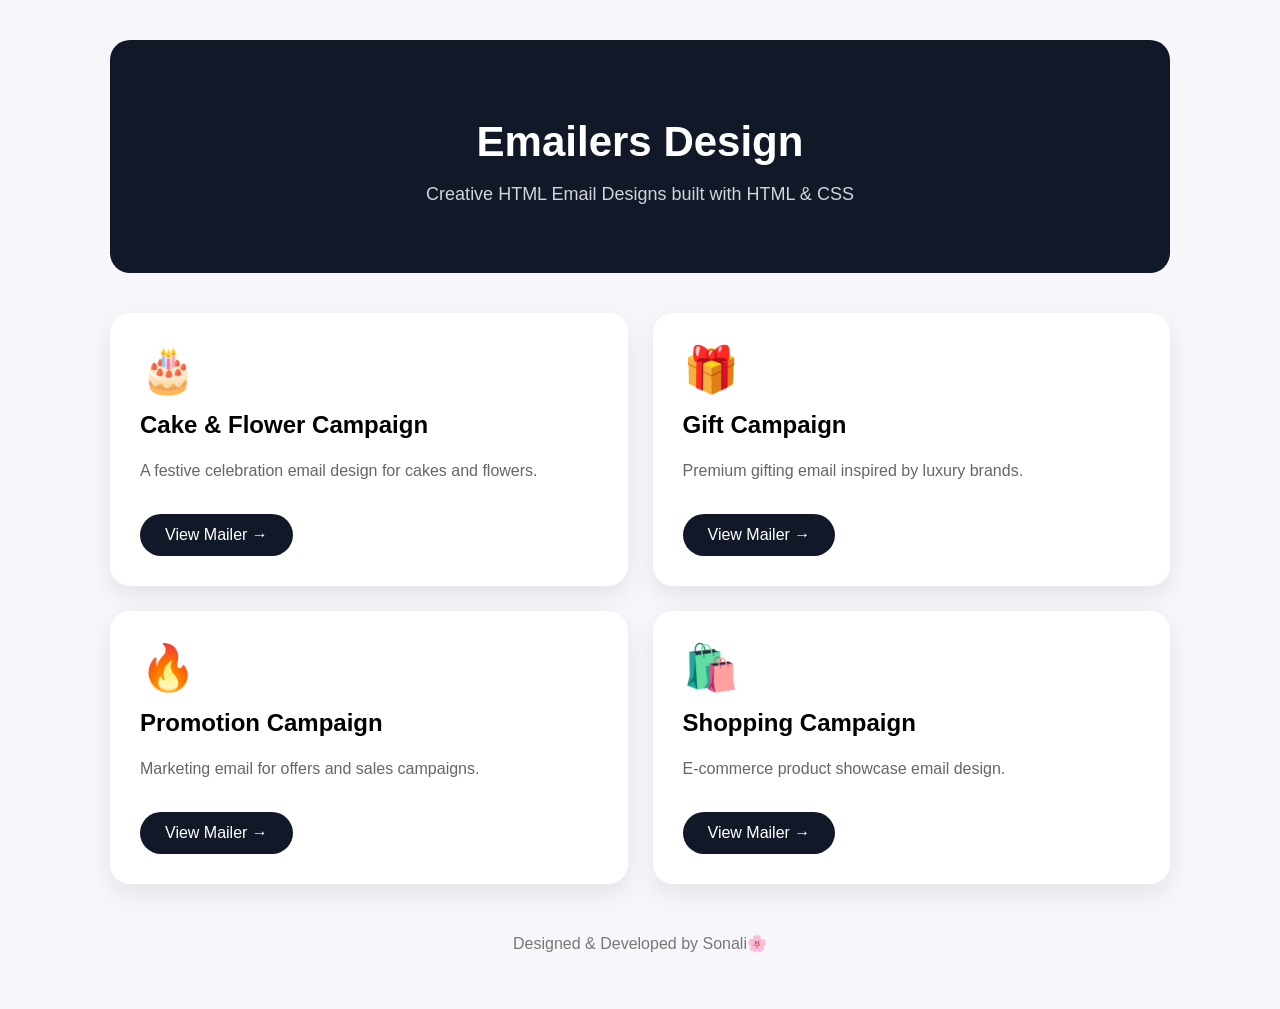
<file: index.html>
<!DOCTYPE html>
<html>
<head>
    <title> Emailer </title>
    <link rel="stylesheet" href="style.css">
</head>

<body>

<div class="container">

    <header>
        <h1>Emailers Design</h1>
        <p>
            Creative HTML Email Designs built with HTML & CSS
        </p>
    </header>


    <section class="projects">

        <div class="card">
            <div class="icon">🎂</div>
            <h2>Cake & Flower Campaign</h2>
            <p>
                A festive celebration email design for cakes and flowers.
            </p>
            <a href="cakeflower.html">View Mailer →</a>
        </div>


        <div class="card">
            <div class="icon">🎁</div>
            <h2>Gift Campaign</h2>
            <p>
                Premium gifting email inspired by luxury brands.
            </p>
            <a href="gifts.html">View Mailer →</a>
        </div>


        <div class="card">
            <div class="icon">🔥</div>
            <h2>Promotion Campaign</h2>
            <p>
                Marketing email for offers and sales campaigns.
            </p>
            <a href="promo.html">View Mailer →</a>
        </div>


        <div class="card">
            <div class="icon">🛍️</div>
            <h2>Shopping Campaign</h2>
            <p>
                E-commerce product showcase email design.
            </p>
            <a href="shopping.html">View Mailer →</a>
        </div>


    </section>


    <footer>
        <p>
            Designed & Developed by Sonali🌸
        </p>
    </footer>


</div>


</body>
</html>


</body>
</html>
</file>
<file: style.css>
*{
    box-sizing:border-box;
}


body{
    margin:0;
    font-family:'Segoe UI',Arial,sans-serif;
    background:#f7f7fb;
}


.container{
    max-width:1100px;
    margin:auto;
    padding:40px 20px;
}


header{
    text-align:center;
    background:#111827;
    color:white;
    padding:50px 20px;
    border-radius:20px;
}


header h1{
    font-size:42px;
    margin-bottom:10px;
}


header p{
    color:#d1d5db;
    font-size:18px;
}



.projects{

    display:grid;
    grid-template-columns:repeat(2,1fr);
    gap:25px;
    margin-top:40px;

}


.card{

    background:white;
    padding:30px;
    border-radius:20px;
    box-shadow:0 10px 25px rgba(0,0,0,0.08);
    transition:0.3s;

}


.card:hover{

    transform:translateY(-8px);

}


.icon{

    font-size:45px;

}


.card h2{

    margin-top:15px;

}


.card p{

    color:#666;
    line-height:1.5;

}


.card a{

    display:inline-block;
    margin-top:15px;
    background:#111827;
    color:white;
    padding:12px 25px;
    border-radius:30px;
    text-decoration:none;

}


.card a:hover{

    background:#2563eb;

}



footer{

    text-align:center;
    margin-top:50px;
    color:#777;

}



@media(max-width:700px){

    .projects{

        grid-template-columns:1fr;

    }


    header h1{

        font-size:30px;

    }

}
</file>
